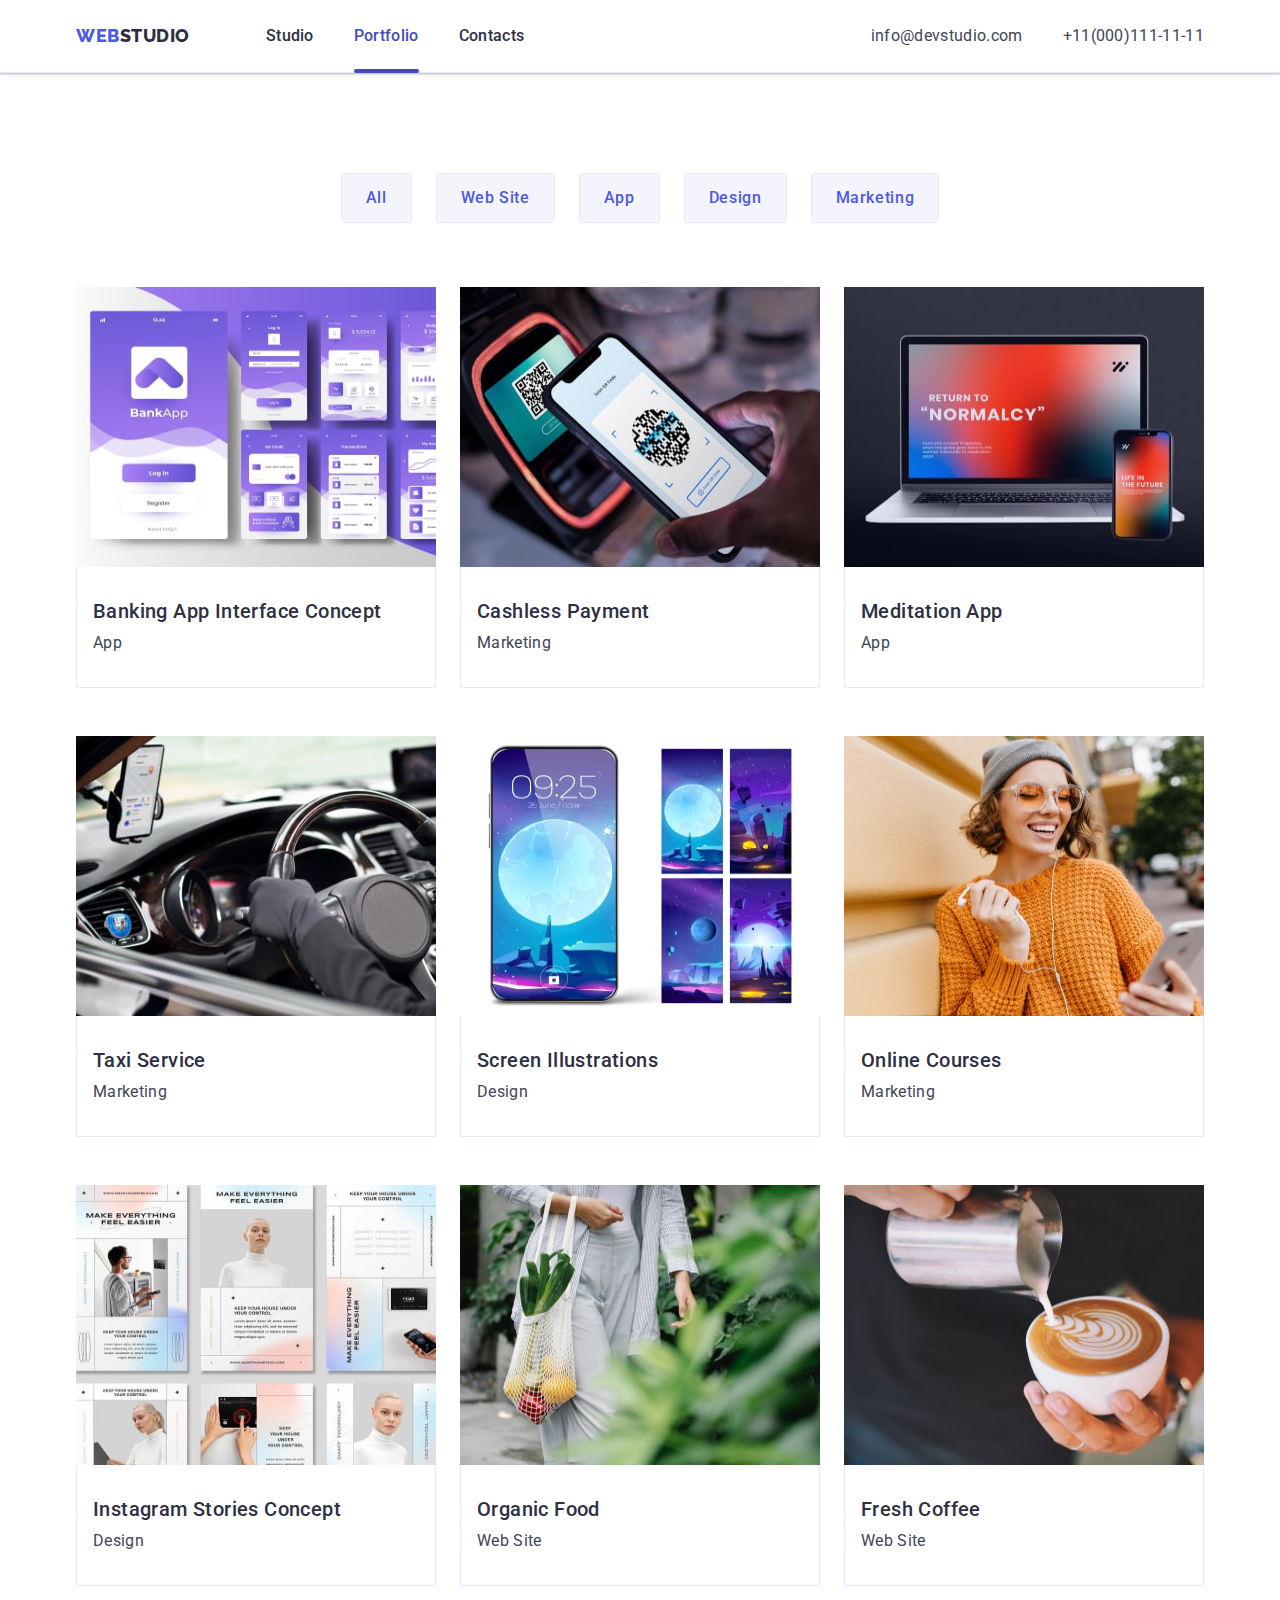
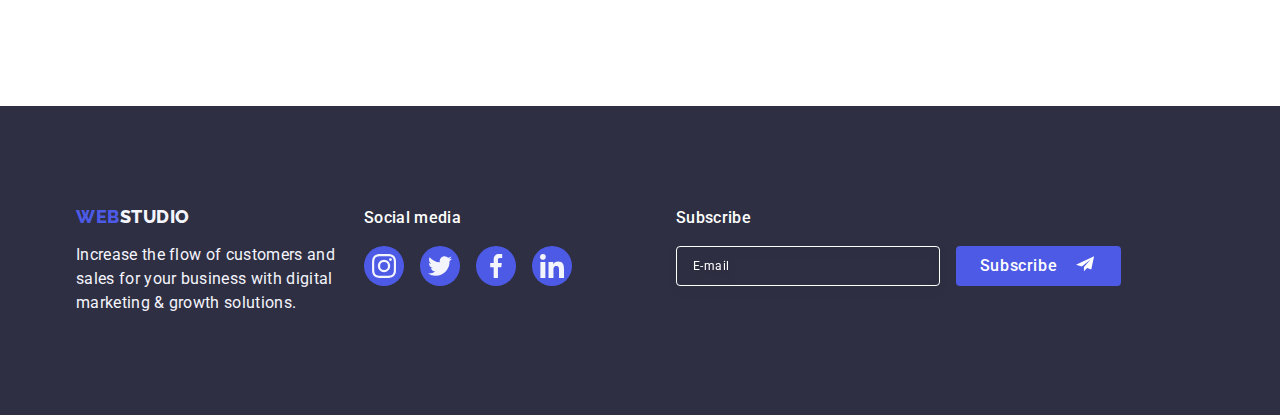
<file: portfolio.html>
<!DOCTYPE html>
<html lang="en">

<head>
    <meta charset="UTF-8">
    <meta http-equiv="X-UA-Compatible" content="IE=edge">
    <meta name="viewport" content="width=device-width, initial-scale=1.0">
    <link href="https://fonts.googleapis.com" rel="preconnect">
    <link href="https://fonts.gstatic.com" rel="preconnect" crossorigin>
    <link
        href="https://fonts.googleapis.com/css2?family=Raleway:wght@800&family=Roboto:wght@400;500;700;900&display=swap"
        rel="stylesheet">
    <link href="https://cdn.jsdelivr.net/npm/modern-normalize@2.0.0/modern-normalize.min.css" rel="stylesheet">
    <link href="./css/styles.css" rel="stylesheet">
    <link href="./css/media.css" rel="stylesheet">
    <title>Portfolio</title>


</head>

<body>
    <!----------------------HERO------------------------------------>
    <header class="header">
        <div class="container header-container">
            <nav class="header-nav">
                <a class="header-logo link" href="./index.html">Web<span class="header-logo-text">Studio</span></a>
                <ul class="header-menu list">
                    <li class="header-menu-item"><a class="header-menu-link link" href="./index.html">Studio</a>
                    </li>
                    <li class="header-menu-item"><a class="header-menu-link link current"
                            href="./portfolio.html">Portfolio</a>
                    </li>
                    <li class="header-menu-item"><a class="header-menu-link link" href>Contacts</a></li>
                </ul>
            </nav>
            <address class="address">
                <ul class="header-soc list">
                    <li class="header-soc-list">
                        <a class="header-soc-link link" href="mailto:info@devstudio.com"> <span
                                class="header-soc-text">info@devstudio.com</span></a>
                    </li>
                    <li class="header-soc-list">
                        <a class="header-soc-link link" href="tel:+110001111111"> <span
                                class="header-soc-text">+11(000)111-11-11</span></a>
                    </li>
                </ul>
            </address>
            <button class="header-burger js-open-menu" type="button">
                <svg width="32" height="22">
                    <use href="./images/icons.svg#icon-burger"></use>
                </svg>
            </button>
        </div>

        <!--------------modal mobile------------------>

        <div class="mobile-container js-menu-container">
            <button class="mobile-btn-close js-close-menu" type="button">
                <svg width="8" height="8">
                    <use href="./images/icons.svg#icon-close-black-18dp-2-1"></use>
                </svg>
            </button>

            <nav class="mobile-nav">
                <ul class="mobile-menu list">
                    <li class="mobile-menu-item"><a class="mobile-menu-link link" href="./index.html">Studio</a>
                    </li>
                    <li class="mobile-menu-item"><a class="mobile-menu-link link mobile-current"
                            href="./portfolio.html">Portfolio</a>
                    </li>
                    <li class="mobile-menu-item"><a class="mobile-menu-link link" href>Contacts</a></li>
                </ul>
            </nav>

            <div>
                <address class="mobile-address">
                    <ul class="mobile-soc list">

                        <li>
                            <a class="mobile-tel link" href="tel:+110001111111"> <span
                                    class="mobile-tel-text">+11(000)111-11-11</span></a>
                        </li>
                        <li>
                            <a class="mobile-email link" href="mailto:info@devstudio.com"> <span
                                    class="mobile-email-text">info@devstudio.com</span></a>
                        </li>
                    </ul>
                </address>

                <ul class="mobile-menu-soc">
                    <li class="mobile-menu-icons">
                        <a class="mobile-item-icons" href aria-label="instagram" target="_blank"
                            rel="noopener noreferrer">
                            <svg class="mobile-icon" width="24" height="24">
                                <use href="./images/icons.svg#icon-instagram-2"></use>
                            </svg>
                        </a>
                    </li>
                    <li class="mobile-menu-icons">
                        <a class="mobile-item-icons" href aria-label="twitter" target="_blank"
                            rel="noopener noreferrer">
                            <svg class="mobile-icon" width="24" height="24">
                                <use href="./images/icons.svg#icon-twitter-1"></use>
                            </svg>
                        </a>
                    </li>
                    <li class="mobile-menu-icons">
                        <a class="mobile-item-icons" href aria-label="facebook" target="_blank"
                            rel="noopener noreferrer">
                            <svg class="mobile-icon" width="24" height="24">
                                <use href="./images/icons.svg#icon-facebook-1"></use>
                            </svg>
                        </a>
                    </li>
                    <li class="mobile-menu-icons">
                        <a class="mobile-item-icons" href aria-label="lincedin" target="_blank"
                            rel="noopener noreferrer">
                            <svg class="mobile-icon" width="24" height="24">
                                <use href="./images/icons.svg#icon-linkedin-1"></use>
                            </svg>
                        </a>
                    </li>
                </ul>
            </div>
        </div>
    </header>
    <main>
        <!----------------NAVIGATION------------------------>
        <section class="main-portfolio">
            <div class="container">
                <h1 class="visually-hidden">Pages</h1>
                <ul class="list-buton list">
                    <li class="item-button"><button class="button-item" type="button">All</button></li>
                    <li class="item-button"><button class="button-item" type="button">Web Site</button></li>
                    <li class="item-button"><button class="button-item" type="button">App</button></li>
                    <li class="item-button"><button class="button-item" type="button">Design</button></li>
                    <li class="item-button"><button class="button-item" type="button">Marketing</button></li>
                </ul>

                <!---------------SERVICES------------------------------------------->

                <ul class="list-portf-serv list">
                    <li class="portfol-list-item">

                        <a class="link-portfolio" href="./portfolio.html">
                            <div class="portfolio-scroll">
                                <picture>
                                    <source srcset="./images/portfol/desc/portfol-desc-min.jpg 1x,
                                                ./images/portfol/desc/portfol-desc.jpg 2x
                                              " media="(min-width: 1158px)">
                                    <source srcset="./images/portfol/tab/portfol-tab-des-min.jpg 1x,
                                                ./images/portfol/tab/portfol-tab-des.jpg 2x
                                              " media="(min-width: 768px)">
                                    <source srcset="./images/portfol/mob/portfol-mob-dec-min.jpg 1x,
                                                ./images/portfol/mob/portf-mob-dec.jpg 2x
                                              " media="(max-width: 767px)">
                                    <img src="./images/portfol/mob/portfol-mob-dec-min.jpg" alt="app" width="396px"
                                        height="280px">
                                </picture>
                                <p class="portfolio-cover-text">14 Stylish and User-Friendly App Design Concepts ·
                                    Task
                                    Manager App · Calorie Tracker App · Exotic Fruit Ecommerce App ·
                                    Cloud Storage App</p>

                            </div>
                            <div class="team-portfolio">
                                <h2 class="technologies-team">Banking App Interface Concept</h2>
                                <p class="technologies-text">App</p>
                            </div>
                        </a>
                    </li>
                    <li class="portfol-list-item">

                        <a class="link-portfolio" href="./portfolio.html">
                            <div class="portfolio-scroll">
                                <picture>
                                    <source srcset="./images/portfol/desc/portfol-add-min.jpg 1x,
                                    ./images/portfol/desc/portfol-add.jpg 2x" media="(min-width: 1158px)">
                                    <source srcset="./images/portfol/tab/portfol-tab-add-min.jpg 1x,
                                    ./images/portfol/tab/portfol-tab-add.jpg 2x" media="(min-width: 768px)">
                                    <source srcset="./images/portfol/mob/portfol-mob-add-min.jpg 1x,
                                    ./images/portfol/mob/portfol-mob-add.jpg 2x" media="(max-width: 767px)">
                                    <img src="./images/portfol/mob/portfol-mob-add-min.jpg" alt="phones marketing"
                                        width="396px" height="280px">
                                </picture>
                                <p class="portfolio-cover-text">14 Stylish and User-Friendly App Design Concepts ·
                                    Task
                                    Manager App · Calorie Tracker App · Exotic Fruit Ecommerce App ·
                                    Cloud Storage App</p>

                            </div>
                            <div class="team-portfolio">
                                <h2 class="technologies-team">Cashless Payment</h2>
                                <p class="technologies-text">Marketing</p>
                            </div>
                        </a>
                    </li>

                    <li class="portfol-list-item">
                        <a class="link-portfolio" href="./portfolio.html">
                            <div class="portfolio-scroll">
                                <picture>
                                    <source srcset="./images/portfol/desc/portfol-lapt-min.jpg 1x,
                                    ./images/portfol/desc/portfol-lapt.jpg 2x" media="(min-width: 1158px)">
                                    <source srcset="./images/portfol/tab/portfol-tab-lapt-min.jpg 1x,
                                                                    ./images/portfol/tab/portfol-tab-add.jpg 2x"
                                        media="(min-width: 768px)">
                                    <source srcset="./images/portfol/mob/portfol-mob-lapt-min.jpg 1x,
                                    ./images/portfol/mob/portfol-mob-lapt.jpg 2x" media="(max-width: 767px)">
                                    <img src="./images/portfol/mob/portfol-mob-lapt-min.jpg" alt="apps" width="396px"
                                        height="280px">
                                </picture>

                                <p class="portfolio-cover-text">14 Stylish and User-Friendly App Design Concepts ·
                                    Task
                                    Manager App · Calorie Tracker App · Exotic Fruit Ecommerce App ·
                                    Cloud Storage App</p>

                            </div>
                            <div class="team-portfolio">
                                <h2 class="technologies-team">Meditation App</h2>
                                <p class="technologies-text">App</p>
                            </div>
                        </a>
                    </li>

                    <!-----------------BLOCK2------------------------>
                    <li class="portfol-list-item">
                        <a class="link-portfolio" href="./portfolio.html">
                            <div class="portfolio-scroll">
                                <picture>
                                    <source srcset="./images/portfol/desc/portfol-taxi-min.jpg 1x,
                                    ./images/portfol/desc/portfol-taxi.jpg 2x" media="(min-width: 1158px)">
                                    <source srcset="./images/portfol/tab/portfol-tab-tax-min.jpg 1x,
                                        ./images/portfol/tab/portfol-tab-tax-min.jpg 2x" media="(min-width: 768px)">
                                    <source srcset="./images/portfol/mob/portfol-mob-taxi-min.jpg 1x,
                                    ./images/portfol/mob/portfol-mob-taxi.jpg 2x" media="(max-width: 767px)">
                                    <img src="./images/portfol/mob/portfol-mob-taxi-min.jpg" alt="taxi" width="396px"
                                        height="280px">
                                </picture>

                                <p class="portfolio-cover-text">14 Stylish and User-Friendly App Design Concepts ·
                                    Task
                                    Manager App · Calorie Tracker App · Exotic Fruit Ecommerce App ·
                                    Cloud Storage App</p>

                            </div>
                            <div class="team-portfolio">
                                <h2 class="technologies-team">Taxi Service</h2>
                                <p class="technologies-text">Marketing</p>
                            </div>
                        </a>
                    </li>

                    <li class="portfol-list-item">
                        <a class="link-portfolio" href="./portfolio.html">
                            <div class="portfolio-scroll">
                                <picture>
                                    <source srcset="./images/portfol/desc/portfol-scr-min.jpg 1x,
                                    ./images/portfol/desc/portfol-scr.jpg 2x" media="(min-width: 1158px)">
                                    <source srcset="./images/portfol/tab/portfol-tab-scr-min.jpg 1x,
                                        ./images/portfol/tab/portfol-tab-scr.jpg 2x" media="(min-width: 768px)">
                                    <source srcset="./images/portfol/mob/portfol-mob-scr-min.jpg 1x,
                                    ./images/portfol/mob/portfol-mob-scr.jpg 2x" media="(max-width: 767px)">
                                    <img src="./images/portfol/mob/portfol-mob-scr-min.jpg" alt="screen" width="396px"
                                        height="280px">
                                </picture>

                                <p class="portfolio-cover-text">14 Stylish and User-Friendly App Design Concepts ·
                                    Task
                                    Manager App · Calorie Tracker App · Exotic Fruit Ecommerce App ·
                                    Cloud Storage App</p>

                            </div>
                            <div class="team-portfolio">
                                <h2 class="technologies-team">Screen Illustrations</h2>
                                <p class="technologies-text">Design</p>
                            </div>
                        </a>
                    </li>

                    <li class="portfol-list-item">
                        <a class="link-portfolio" href="./portfolio.html">
                            <div class="portfolio-scroll">
                                <picture>
                                    <source srcset="./images/portfol/desc/portfol-cors-min.jpg 1x,
                                                                    ./images/portfol/desc/portfol-cors.jpg 2x"
                                        media="(min-width: 1158px)">
                                    <source srcset="./images/portfol/tab/portfol-tab-cor-min.jpg 1x,
                                    ./images/portfol/tab/porfol-tab-cor.jpg 2x" media="(min-width: 768px)">
                                    <source srcset="./images/portfol/mob/portfol-mob-cours-min.jpg 1x,
                                                                    ./images/portfol/mob/portfol-mob-cours.jpg 2x"
                                        media="(max-width: 767px)">
                                    <img src="./images//portfol/mob/portfol-mob-cours-min.jpg" alt="courses"
                                        width="396px" height="280px">
                                </picture>


                                <p class="portfolio-cover-text">14 Stylish and User-Friendly App Design Concepts ·
                                    Task
                                    Manager App · Calorie Tracker App · Exotic Fruit Ecommerce App ·
                                    Cloud Storage App</p>

                            </div>
                            <div class="team-portfolio">
                                <h2 class="technologies-team">Online Courses</h2>
                                <p class="technologies-text">Marketing</p>
                            </div>
                        </a>
                    </li>

                    <!--------------------BLOCK3------------------>

                    <li class="portfol-list-item">
                        <a class="link-portfolio" href="./portfolio.html">
                            <div class="portfolio-scroll">
                                <picture>
                                    <source srcset="./images/portfol/desc/portfol-inst-min.jpg 1x,
                                        ./images/portfol/desc/portfol-inst-min.jpg 2x" media="(min-width: 1158px)">
                                    <source srcset="./images/portfol/tab/portfol-tab-inst-min.jpg 1x,
                                    ./images/portfol/tab/portfol-tab-inst-min.jpg 2x" media="(min-width: 768px)">
                                    <source srcset="./images/portfol/mob/portfol-mob-inst-min.jpg 1x,
                                        ./images/portfol/mob/portfol-mob-inst-min.jpg 2x" media="(max-width: 767px)">
                                    <img src="./images/portfol/mob/portfol-mob-inst-min.jpg" alt="instagram stories"
                                        width="396px" height="280px">
                                </picture>

                                <p class="portfolio-cover-text">14 Stylish and User-Friendly App Design Concepts ·
                                    Task
                                    Manager App · Calorie Tracker App · Exotic Fruit Ecommerce App ·
                                    Cloud Storage App</p>

                            </div>
                            <div class="team-portfolio">
                                <h2 class="technologies-team">Instagram Stories Concept</h2>
                                <p class="technologies-text">Design</p>
                            </div>
                        </a>
                    </li>

                    <li class="portfol-list-item">
                        <a class="link-portfolio" href="./portfolio.html">
                            <div class="portfolio-scroll">
                                <picture>
                                    <source srcset="./images/portfol/desc/portfol-org-min.jpg 1x,
                                    ./images/portfol/desc/portfol-org.jpg 2x" media="(min-width: 1158px)">
                                    <source srcset="./images/portfol/tab/portfol-tab-org-min.jpg 1x,
                                    ./images/portfol/tab/portfol-tab-org-min.jpg 2x" media="(min-width: 768px)">
                                    <source srcset="./images/portfol/mob/portfol-mob-org-min.jpg 1x,
                                        ./images/portfol/mob/portfol-mob-org.jpg 2x" media="(max-width: 767px)">
                                    <img src="./images/portfol/mob/portfol-mob-org-min.jpg" alt="food" width="396px"
                                        height="280px">
                                </picture>
                                <p class="portfolio-cover-text">14 Stylish and User-Friendly App Design Concepts ·
                                    Task
                                    Manager App · Calorie Tracker App · Exotic Fruit Ecommerce App ·
                                    Cloud Storage App</p>

                            </div>
                            <div class="team-portfolio">
                                <h2 class="technologies-team">Organic Food</h2>
                                <p class="technologies-text">Web Site</p>
                            </div>
                        </a>
                    </li>

                    <li class="portfol-list-item">
                        <a class="link-portfolio" href="./portfolio.html">
                            <div class="portfolio-scroll">
                                <picture>
                                    <source srcset="./images/portfol/desc/portfol-cofe-min.jpg 1x,
                                    ./images/portfol/desc/portfol-coffe.jpg 2x" media="(min-width: 1158px)">
                                    <source srcset="./images/portfol/tab/portfol-tab-coffe-min.jpg 1x,
                                    ./images/portfol/tab/portfol-tab-coffe.jpg 2x" media="(min-width: 768px)">
                                    <source srcset="./images/portfol/mob/porffol-mob-coffe-min.jpg 1x,
                                    ./images/portfol/mob/porffol-mob-coffe-min.jpg 2x" media="(max-width: 767px)">
                                    <img src="./images/portfol/mob/porffol-mob-coffe-min.jpg" alt="barista"
                                        width="396px" height="280px">
                                </picture>
                                <p class="portfolio-cover-text">14 Stylish and User-Friendly App Design Concepts ·
                                    Task
                                    Manager App · Calorie Tracker App · Exotic Fruit Ecommerce App ·
                                    Cloud Storage App</p>

                            </div>
                            <div class="team-portfolio">
                                <h2 class="technologies-team">Fresh Coffee</h2>
                                <p class="technologies-text">Web Site</p>
                            </div>
                        </a>
                    </li>
                </ul>
            </div>



        </section>
    </main>
    <!------------------------footer------------------------------------>
    <footer class="footer">
        <div class="container footer-conteiner">
            <div class="foter-cont-logo">
                <a class="footer-logo link" href="./index.html">Web<span class="footer-tittle">Studio</span></a>
                <p class="footer-text">
                    Increase the flow of customers and sales for your business with digital marketing & growth
                    solutions.
                </p>
            </div>

            <div class="footer-soc">
                <p class="footer-soc-text">Social media</p>
                <ul class="footer-soc-list">
                    <li class="footer-list-icon">
                        <a class="footer-item-icons" href aria-label="instagram" target="_blank"
                            rel="noopener noreferrer">
                            <svg class="team-icon" width="24" height="24">
                                <use href="./images/icons.svg#icon-instagram-2"></use>
                            </svg>
                        </a>
                    </li>
                    <li class="footer-list-icon">
                        <a class="footer-item-icons" href aria-label="twitter" target="_blank"
                            rel="noopener noreferrer">
                            <svg class="team-icon" width="24" height="24">
                                <use href="./images/icons.svg#icon-twitter-1"></use>
                            </svg>
                        </a>
                    </li>
                    <li class="footer-list-icon">
                        <a class="footer-item-icons" href aria-label="facebook" target="_blank"
                            rel="noopener noreferrer">
                            <svg class="team-icon" width="24" height="24">
                                <use href="./images/icons.svg#icon-facebook-1"></use>
                            </svg>
                        </a>
                    </li>
                    <li class="footer-list-icon">
                        <a class="footer-item-icons" href aria-label="lincedin" target="_blank"
                            rel="noopener noreferrer">
                            <svg class="team-icon" width="24" height="24">
                                <use href="./images/icons.svg#icon-linkedin-1"></use>
                            </svg>
                        </a>
                    </li>
                </ul>
            </div>
            <div class="form-footer">
                <p class="form-text">Subscribe</p>
                <form class="footer-form-email">
                    <label class="footer-label">
                        <input class="footer-input" name="email" type="email" placeholder="E-mail">
                    </label>

                    <button class="footer-form-btn" type="submit">Subscribe
                        <svg class="footer-icon" width="24" height="24">
                            <use href="./images/icons.svg#icon-frame"></use>
                        </svg>
                    </button>




                </form>
            </div>

        </div>
    </footer>
    <script src="./js/mobile-menu"></script>
</body>

</html>
</file>
<file: css/styles.css>
:root {
  --brand-color: #2e2f42;
  --text-color: #434455;
  --change-color: #404bbf;
  --logo-color: #4d5ae5;
  --foc-hov-text: #ffffff;
  --bagr-btn: #f4f4fd;
  --border-color: #e7e9fc;
  --transition: 250ms cubic-bezier(0.4, 0, 0.2, 1);
  --footer-soc: #31d0aa;
  --modal-back: #fcfcfc;
  --modal-btn: #e7e9fc;
  --fill-icon: #8e8f99;
}

body {
  background-color: var(--foc-hov-text);
  color: var(--text-color);
  font-family: "Roboto", sans-serif;
}
.list {
  list-style: none;
}
.link {
  text-decoration: none;
}
img {
  display: block;
}
p,
h1,
h2,
h3,
h4,
h5,
h6 {
  margin-top: 0;
  margin-bottom: 0;
}
ul {
  margin: 0;
  padding-left: 0;
  list-style-type: none;
  text-decoration: none;
}
a {
  list-style-type: none;
  text-decoration: none;
}
img {
  display: block;
  max-width: 100%;
}
button {
  border: none;
  font-family: inherit;
  cursor: pointer;
}

.section {
  margin: 0 auto;
  padding: 0 15px;
}
.container {
  width: 100%;
  min-width: 320px;
  max-width: 428px;
  margin: 0 auto;
  padding: 0 16px;
}

.visually-hidden {
  position: absolute;
  overflow: hidden;
  clip: rect(0 0 0 0);
  width: 1px;
  height: 1px;
  margin: -1px;
  padding: 0;
  border: 0;
  white-space: nowrap;
  clip-path: inset(100%);
}
input {
  font-family: inherit;
}

/*?---------------------mobile first------------/?*
/*--------------HEADER-----------*/
.header {
  padding: 24px 0;
  border-bottom: 1px solid #e7e9fc;
  box-shadow: 0px 2px 1px rgba(46, 47, 66, 0.08),
    0px 1px 1px rgba(46, 47, 66, 0.16), 0px 1px 6px rgba(46, 47, 66, 0.08);
}
.header-container {
  display: flex;
}
.header-logo {
  margin-right: 76px;
  color: var(--logo-color);
  font-weight: 800;
  font-size: 18px;
  font-family: "Raleway", sans-serif;
  line-height: 1.17;
  letter-spacing: 0.03em;
  text-transform: uppercase;
}
.header-logo-text {
  color: var(--brand-color);
}
.header-menu {
  display: none;
}
.header-menu-link {
  color: var(--brand-color);
  font-weight: 700;
  font-size: 36px;
  line-height: 1.11;
  letter-spacing: 0.02em;
  text-transform: capitalize;
}

.header-soc {
  display: none;
}

/*?---------Mobile menu--------*/
.header-burger {
  position: absolute;
  top: 24px;
  right: 24px;
  border: none;
  background: transparent;
}
.mobile-container {
  position: fixed;
  top: 0;
  left: 0;
  z-index: 999;
  display: flex;
  flex-direction: column;
  width: 100%;
  height: 100%;
  padding: 80px 32px;
  background-color: var(--foc-hov-text);
  transition: transform 250ms ease-in-out;
  transform: translateX(100%);
}

.mobile-container.is-open {
  transform: translateX(0);
}
.mobile-btn-close {
  position: absolute;
  top: 24px;
  right: 24px;
  display: flex;
  justify-content: center;
  align-items: center;
  width: 24px;
  height: 24px;
  border: 1px solid var(--brand-color);
  border-radius: 50%;
  background: var(--border-color);
}
.mobile-nav {
  margin-bottom: auto;
}
.mobile-menu {
  display: flex;
  flex-direction: column;
  gap: 40px;
  align-items: flex-start;
  padding: 0px;
}
.mobile-menu-link {
  color: var(--brand-color);
  font-weight: 700;
  font-size: 36px;
  line-height: 1.11;
  letter-spacing: 0.02em;
  text-transform: capitalize;
}
.mobile-address {
  margin-bottom: 48px;
}
.mobile-soc {
  display: flex;
  flex-direction: column;
  gap: 40px;
  align-items: flex-start;
  padding: 0px;
  font-style: normal;
}
.mobile-tel {
  color: var(--logo-color);
  font-weight: 700;
  font-size: 24px;
  line-height: 1.11;
  letter-spacing: 0.02em;
  text-transform: capitalize;
}
.mobile-email {
  color: var(--text-color);
  font-weight: 500;
  font-size: 20px;
  line-height: 1.2;
  letter-spacing: 0.02em;
}
.mobile-menu-soc {
  display: flex;
  justify-content: space-between;
  align-items: center;
}
.mobile-item-icons {
  display: flex;
  justify-content: center;
  align-items: center;
  width: 40px;
  height: 40px;
  border-radius: 50%;
  background-color: var(--logo-color);
  fill: #f4f4fd;
}
.mobile-current {
  position: relative;
  color: var(--change-color);
}
.mobile-current::after {
  content: "";
  position: absolute;
  background: var(--change-color);
}

/*---------------------HERO----------------------***/
.hero {
  height: 432px;
  margin-right: auto;
  margin-left: auto;
  padding: 112px 0;
  background-image: linear-gradient(
      rgba(46, 47, 66, 0.7),
      rgba(46, 47, 66, 0.7)
    ),
    url(../images/foto-bg/people-bg-mob.jpg);
  background-position: center;
  background-size: cover;
  background-repeat: no-repeat;
}
@media (min-device-pixel-ratio: 2),
  (min-resolution: 192dpi),
  (min-resolution: 2dppx) {
  .hero {
    background-image: linear-gradient(
        rgba(46, 47, 66, 0.7),
        rgba(46, 47, 66, 0.7)
      ),
      url(../images/foto-bg/people-bg-mob\(2x\).jpg);
  }
}

.hero-tittle {
  max-width: 320px;
  margin: 0 auto;
  margin-bottom: 72px;
  color: var(--foc-hov-text);
  font-size: 36px;
  line-height: 1.11;
  letter-spacing: 0.02em;
  text-align: center;
  text-transform: capitalize;
}

.button {
  display: block;
  align-items: center;
  min-width: 169px;
  height: 56px;
  margin: 0 auto;
  padding: 16px 32px;
  border: none;
  border-radius: 4px;
  background: var(--logo-color);
  background-color: var(--logo-color);
  color: var(--foc-hov-text);
  box-shadow: 0px 4px 4px rgba(0, 0, 0, 0.15);
  letter-spacing: 0.04em;
  cursor: pointer;
}
/*-------------------------HEADER------------------------------*/
/* .header {
  display: flex;
  border-bottom: 1px solid #e7e9fc;
  box-shadow: 0px 2px 1px rgba(46, 47, 66, 0.08),
    0px 1px 1px rgba(46, 47, 66, 0.16), 0px 1px 6px rgba(46, 47, 66, 0.08);
}
.header-container {
  display: flex;
  justify-content: space-between;
  align-items: center;
}
.header-nav {
  display: flex;
  align-items: center;
}
.header-logo {
  margin-right: 76px;
  color: var(--logo-color);
  font-weight: 800;
  font-size: 18px;
  font-family: "Raleway", sans-serif;
  line-height: 1.17;
  letter-spacing: 0.03em;
  text-transform: uppercase;
}
.header-logo-text {
  color: var(--brand-color);
}
.header-menu {
  display: flex;
 
}

.header-menu-link {
  display: block;
  padding: 24px 0;
  color: var(--brand-color);
  font-weight: 500;
  font-size: 16px;
  line-height: 1.5;
  letter-spacing: 0.02em;
  transition: color var(--transition);
}

.header-soc-link:focus,
.header-soc-link:hover {
  color: var(--change-color);
}

.address {
  font-style: normal;
}

.current {
  position: relative;
  color: #404bbf;
}
.current::after {
  content: "";
  position: absolute;
  bottom: -1px;
  left: 0px;
  width: 100%;
  height: 4px;
  border-radius: 2px;
  background: var(--change-color);
}

 */

/*-------------------------------HERO------------------------*/

/* .hero {
  max-width: 1440px;
  height: 600px;
  margin-right: auto;
  margin-left: auto;
  padding: 188px 0;
  background-image: linear-gradient(
      rgba(46, 47, 66, 0.7),
      rgba(46, 47, 66, 0.7)
    ),
    url(../images/people-office.jpg);
  background-position: center;
  background-size: cover;
  background-repeat: no-repeat;
}

.hero-tittle {
  max-width: 496px;
  margin: 0 auto;
  margin-bottom: 48px;
  color: var(--foc-hov-text);
  font-size: 56px;
  line-height: 1.07;
  letter-spacing: 0.02em;
  text-align: center;
}

.button {
  display: block;
  align-items: center;
  min-width: 169px;
  height: 56px;
  margin: 0 auto;
  padding: 16px 32px;
  border: none;
  border-radius: 4px;
  background: var(--logo-color);
  background-color: var(--logo-color);
  color: var(--foc-hov-text);
  letter-spacing: 0.04em;
  cursor: pointer;
}



.hero-text-btn {
  color: var(--foc-hov-text);
  font-weight: 500;
  font-size: 16px;
  font-family: "Roboto", sans-serif;
  line-height: 1.5;
} */

/*------------------------------------SECTION ORDER-----------------------------------------*/
.order {
  padding: 96px 0;
}
.order-list {
  display: flex;
  flex-direction: column;
  gap: 72px;
}

.order-item-tittle {
  font-weight: 700;
  margin-bottom: 8px;
  font-size: 36px;
  line-height: 40px;
  letter-spacing: 0.72px;
  text-transform: capitalize;
  color: #2e2f42;
  text-align: center;
}

.order-item-text {
  color: var(--text-color);
  font-size: 16px;
  line-height: 1.5;
  letter-spacing: 0.32px;
}
.order-item {
  width: 100%;
}

.order-item-icons {
  display: none;
}

/*------------------------------------WHAT WE ARE DOING----------------------------*/
.services {
  display: none;
}
/*  */
/*--------------------------------------TEAM------------------------------------*/

.team {
  /* padding: 120px 0; */
  padding: 96px 0;
  background-color: var(--bagr-btn);
}
.team-list {
  display: flex;
  flex-direction: column;
  /* gap: 24px; */
  gap: 72px;
  align-items: center;
}

.team-item {
  border-radius: 0px 0px 4px 4px;
  background-color: var(--foc-hov-text);
  box-shadow: 0px 1px 6px rgba(46, 47, 66, 0.08),
    0px 1px 1px rgba(46, 47, 66, 0.16), 0px 2px 1px rgba(46, 47, 66, 0.08);
  text-align: center;
}

.team-tittle {
  margin-bottom: 32px;
  color: var(--brand-color);
  font-size: 36px;
  line-height: 1.11;
  letter-spacing: 0.02em;
  text-align: center;
  text-transform: capitalize;
}

.team-staff {
  margin-bottom: 8px;
  color: var(--brand-color);
  font-weight: 500;
  font-size: 20px;
  line-height: 1.2;
  letter-spacing: 0.02em;
  text-align: center;
}
.team-sub-text {
  padding: 32px 0 32px 0;
}
.team-text {
  margin-bottom: 8px;
  color: var(--text-color);
  font-size: 16px;
  line-height: 1.5;
  letter-spacing: 0.02em;
  text-align: center;
}

/*?-----------ICONS-------------*/

.team-list-icons {
  display: flex;
  gap: 24px;
  justify-content: center;
  align-items: center;
}
.team-item-icons {
  display: flex;
  justify-content: center;
  align-items: center;
  width: 40px;
  height: 40px;
  border-radius: 50%;
  background-color: var(--logo-color);
  fill: var(--bagr-btn);
}

/*-----------------------CUSTOMERS------------------------*/
.customers {
  padding: 96px 0;
}

.customers-tittle {
  margin-bottom: 72px;
  color: var(--brand-color);
  font-size: 36px;
  line-height: 1.11;
  letter-spacing: 0.02em;
  text-align: center;
}
.cont-customers-icons {
}
.customers-list-icons {
  display: flex;
  flex-wrap: wrap;
  gap: 72px 16px;
}

.ctmrs-item-icons {
  width: calc((100% - 16px) / 2);
  height: 88px;
}
.custmers-icons {
  display: flex;
  justify-content: center;
  align-items: center;
  width: 100%;
  height: 100%;
  border: 1px solid #8e8f99;
  border-radius: 4px;
  color: var(--fill-icon);
}
.customers-icon {
  fill: currentColor;
}

/*----------------------------FOOTER---------------------------------*/

.footer {
  /* padding: 100px 0; */
  padding: 96px 0;
  background: var(--brand-color);
}
.footer-conteiner {
  display: flex;
  flex-direction: column;
  gap: 72px;
  align-items: center;
  max-width: 428px;
  width: 100%;
}

.footer-logo {
  display: flex;
  justify-content: center;
  text-align: center;
  margin-bottom: 16px;
  color: var(--logo-color);
  font-weight: 800;
  font-size: 18px;
  font-family: "Raleway", sans-serif;
  line-height: 1.17;
  letter-spacing: 0.03em;
  text-transform: uppercase;
}

.footer-tittle {
  color: var(--bagr-btn);
  align-self: center;
}
.footer-text {
  width: 264px;
  color: var(--bagr-btn);
  font-size: 16px;
  line-height: 1.5;
  letter-spacing: 0.02em;
}

/*?-----------------------------------------?*/

.footer-soc-text {
  text-align: center;
  margin-bottom: 16px;
  color: var(--foc-hov-text);
  font-weight: 500;
  font-size: 16px;
  line-height: 1.5;
  letter-spacing: 0.02em;
}
.footer-soc-list {
  display: flex;
  gap: 16px;
  justify-content: center;
  align-items: center;
}
.footer-item-icons {
  display: flex;
  justify-content: center;
  align-items: center;
  width: 40px;
  height: 40px;
  border-radius: 50%;
  background-color: var(--logo-color);
  fill: var(--bagr-btn);
}

/*?-----------------------------------------?*/

.footer-form-email {
  display: flex;
  flex-direction: column;
  /* gap: 24px; */
  gap: 16px;
}
.form-footer {
  width: 100%;
}
.form-text {
  text-align: center;
  margin-bottom: 16px;
  color: var(--foc-hov-text);
  font-weight: 500;
  font-size: 16px;
  line-height: 1.5;
  letter-spacing: 0.02em;
}

.footer-input {
  width: 100%;
  max-width: 398px;
  height: 40px;
  padding-left: 16px;
  border: 1px solid var(--foc-hov-text);
  border-radius: 4px;
  background-color: transparent;
  color: var(--foc-hov-text);
  font-size: 12px;
  line-height: 1.5;
  letter-spacing: 0.04em;
  filter: drop-shadow(0px 4px 4px rgba(0, 0, 0, 0.15));
}

.footer-input::placeholder {
  color: var(--foc-hov-text);
}

.footer-form-btn {
  display: flex;
  justify-content: center;
  align-items: center;
  align-self: center;
  width: 165px;
  height: 40px;
  border: none;
  border-radius: 4px;
  background-color: var(--logo-color);
  color: var(--foc-hov-text);
  font-weight: 500;
  font-size: 16px;
  font-family: "Roboto", sans-serif;
  line-height: 1.5;
  letter-spacing: 0.04em;
  cursor: pointer;
}

.footer-icon {
  margin-left: 16px;
  fill: var(--foc-hov-text);
}

/*!--------------------------------PORTFOLIO-------------------------------!*/

/*?------------------------------MENU---------------------------*/
.main-portfolio {
  padding-top: 48px;
  padding-bottom: 48px;
}
.list-buton {
  display: flex;
  flex-wrap: wrap;
  gap: 24px;
  margin-bottom: 48px;
  max-width: 280px;
}

.item-button {
}
.button-item {
  padding: 8px 16px;
  border: 1px solid var(--border-color);
  border-radius: 4px;
  background-color: var(--bagr-btn);
  color: var(--logo-color);
  font-weight: 500;
  font-size: 16px;
  font-family: inherit;
  line-height: 1.5;
  letter-spacing: 0.04em;
  cursor: pointer;
  transition: color 250ms cubic-bezier(0.4, 0, 0.2, 1),
    background-color 250ms cubic-bezier(0.4, 0, 0.2, 1),
    border-color 250ms cubic-bezier(0.4, 0, 0.2, 1),
    box-shadow 250ms cubic-bezier(0.4, 0, 0.2, 1);
}

.button-item:focus,
.button-item:hover {
  border: 1px solid transparent;
  background-color: var(--change-color);
  color: var(--foc-hov-text);
  box-shadow: 0px 3px 1px rgba(0, 0, 0, 0.1), 0px 2px 1px rgba(0, 0, 0, 0.08),
    0px 2px 2px rgba(0, 0, 0, 0.12);
}

/*?------------------------------MAIN---------------------------*/
.list-portf-serv {
  display: flex;
  flex-direction: column;
  gap: 48px;
}

.team-portfolio {
  padding: 32px 16px;
  border: 1px solid #e7e9fc;
  border-top: none;
}
.portfol-list-item {
  position: relative;
}

.link-portfolio {
  display: block;
  transition: box-shadow 250ms cubic-bezier(0.4, 0, 0.2, 1);
}
.link-portfolio:hover,
.link-portfolio:focus {
  box-shadow: 0px 1px 6px rgba(46, 47, 66, 0.08),
    0px 1px 1px rgba(46, 47, 66, 0.16), 0px 2px 1px rgba(46, 47, 66, 0.08);
  transform: translateY(0%);
}
.link-portfolio:hover .portfolio-cover-text,
.link-portfolio:focus .portfolio-cover-text {
  transform: translateY(0%);
}
.portfolio-img {
  width: 100%;
  height: auto;
}
.technologies-team {
  margin-bottom: 8px;
  color: var(--brand-color);
  font-weight: 500;
  font-size: 20px;
  line-height: 1.2;
  letter-spacing: 0.02em;
}

.technologies-text {
  color: var(--text-color);
  font-size: 16px;
  line-height: 1.5;
  letter-spacing: 0.02em;
}
.portfolio-scroll {
  position: relative;
  overflow: hidden;
}

.portfolio-cover-text {
  visibility: hidden;
  position: absolute;
  top: 0;
  width: 100%;
  height: 100%;
  padding: 40px 32px;
  background-color: var(--logo-color);
  color: var(--bagr-btn);
  font-size: 16px;
  line-height: 1.5;
  letter-spacing: 0.02em;
  transition: transform var(--transition);
  transform: translateY(100%);
}

/*?----------------------MODAL--------------------------**/
.bedrop {
  position: fixed;
  top: 0;
  width: 100%;
  height: 100%;
  background-color: rgba(46, 47, 66, 0.4);
  transition: opacity var(--transition), visibility var(--transition);
}
.modal {
  position: absolute;
  top: 50%;
  left: 50%;
  width: 320px;
  min-height: 584px;
  padding: 72px 16px 24px 16px;
  border-radius: 4px;
  background-color: var(--modal-back);
  box-shadow: 0px 1px 1px rgba(0, 0, 0, 0.14), 0px 1px 3px rgba(0, 0, 0, 0.12),
    0px 2px 1px rgba(0, 0, 0, 0.2);
  transition: transform var(--transition);
  transform: translate(-50%, -50%) scaleY(1);
}

.modal-btn {
  transition: fill 250ms cubic-bezier(0.4, 0, 0.2, 1);
}
.button-modal {
  position: absolute;
  top: 24px;
  right: 24px;
  display: flex;
  justify-content: center;
  align-items: center;
  width: 24px;
  height: 24px;
  padding: 0;
  border: 1px solid rgba(0, 0, 0, 0.1);
  border-radius: 50%;
  background-color: var(--modal-btn);
  cursor: pointer;
  transition: background-color 250ms cubic-bezier(0.4, 0, 0.2, 1),
    border 250ms cubic-bezier(0.4, 0, 0.2, 1);
}
.button-modal:hover,
.button-modal:focus {
  border: none;
  background-color: var(--change-color);
  fill: var(--foc-hov-text);
}

.customers-icon {
  transition: fill 250ms cubic-bezier(0.4, 0, 0.2, 1);
}

.bedrop.is-hidden .modal {
  transform: translate(-50%, -50%) scaleY(0);
}
.is-hidden {
  opacity: 0;
  visibility: hidden;
  pointer-events: none;
}
*/
/*-------------FORM------------------**/
 .modal-form-check {
  /* padding: 72px 24px 24px 24px; */
  padding: 72px 16px 24px 16px;
}
.user-contact {
  /* margin-bottom: 8px; */
  margin-bottom: 6px;
}
.modal-form {
  display: flex;
  flex-direction: column;
}
.form-tittle {
  margin-bottom: 13px;
  color: var(--brand-color);
  font-weight: 500;
  font-size: 13px;
  line-height: 1.5;
  letter-spacing: 0.02em;
  text-align: center;
}
.user-contact {
}
.modal-label {
  display: block;
  margin-bottom: 4px;
  color: var(--fill-icon);
  font-size: 12px;
  line-height: 1.17;
  letter-spacing: 0.04em;
}
.input-icon {
  position: relative;
}
.input-form {
  width: 100%;
  height: 40px;
  padding-left: 38px;
  border: 1px solid rgba(46, 47, 66, 0.4);
  border-radius: 4px;
  background-color: transparent;
  outline: transparent;
  transition: border-color var(--transition);
}
.input-form:focus {
  border-color: var(--logo-color);
}

.form-icons {
  position: absolute;
  top: 50%;
  left: 16px;
  fill: #2e2f42;
  transition: fill var(--transition);
  transform: translateY(-50%);
}

.input-form:focus-within + .form-icons {
  fill: #4d5ae5;
}
.textarea-user {
  margin-bottom: 16px;
}
.textarea-label {
}
.label-comment {
  width: 100%;
  height: 120px;
  padding: 8px 16px;
  border: 1px solid rgba(46, 47, 66, 0.4);
  border-radius: 4px;
  background-color: transparent;
  color: rgba(46, 47, 66, 0.4);
  outline: transparent;
  font-size: 12px;
  line-height: 1.17;
  letter-spacing: 0.04em;
  resize: none;
  transition: border-color var(--transition);
}
.label-comment:focus {
  border-color: #4d5ae5;
}

.label-comment::placeholder {
}
.checkbox {
  margin-bottom: 24px;
}

.checkbox-label {
  color: var(--fill-icon);
  font-size: 9px;
  line-height: 1.17;
  letter-spacing: 0.04em;
}

.checkbox-block {
  display: inline-flex;
  justify-content: center;
  align-items: center;
  width: 16px;
  height: 16px;
  margin-right: 8px;
  border: 1px solid rgba(46, 47, 66, 0.4);
  border-radius: 2px;
  fill: transparent;
  transition: background-color var(--transition), border var(--transition),
    fill var(--transition);
}
.checkbox-icon {
}
.input-checkbox:checked + .checkbox-label > .checkbox-block {
  border: none;
  background-color: var(--change-color);
  fill: #f4f4fd;
}
.input-checkbox:focus + .checkbox-label > .checkbox-block {
  border-color: var(--change-color);
}
.privacy-policy {
  color: var(--logo-color);
  text-decoration-line: underline;
}
.send {
  display: block;
  align-self: center;
  min-width: 169px;
  height: 56px;
  padding: 0;
  border: none;
  border-radius: 4px;
  background: var(--logo-color);
  color: var(--foc-hov-text);
  box-shadow: 0px 4px 4px rgba(0, 0, 0, 0.15);
  font-weight: 500;
  font-size: 16px;
  font-family: "Roboto", sans-serif;
  line-height: 1.5;
  letter-spacing: 0.04em;
  cursor: pointer;
  transition: background-color 250ms cubic-bezier(0.4, 0, 0.2, 1);
}
.send:hover,
.send:focus {
  background: var(--change-color);
}
</file>
<file: css/media.css>
@media screen and (min-width: 320px) {
  .container {
    min-width: 320px;
    max-width: 428px;
    margin: 0 auto;
    padding: 0 16px;
  }
}

@media screen and (min-width: 768px) {
  .container {
    max-width: 768px;
    max-width: 100%;
    margin: 0 auto;
  }
}
@media screen and (min-width: 1158px) {
  .container {
    width: 1158px;
    max-width: 100%;
    margin: 0 auto;
    padding: 0 15px;
  }
}

@media screen and (min-width: 768px) {
  .header-container {
    width: 768px;
    max-width: 100%;
    margin: 0 auto;
    justify-content: space-between;
    display: flex;
    align-items: center;
  }
  .header {
    padding: 0;
  }
  .header-nav {
    display: flex;
    align-items: center;
  }
  .header-menu {
    display: flex;
    gap: 40px;
  }
  .header-menu-link {
    display: block;
    padding: 24px 0;
    font-weight: 500;
    font-size: 16px;
    line-height: 1.5;
    letter-spacing: 0.02em;
    color: #2e2f42;
  }

  .current {
    position: relative;
    color: #404bbf;
  }
  .current::after {
    content: "";
    position: absolute;
    bottom: -1px;
    left: 0px;
    width: 100%;
    height: 4px;
    border-radius: 2px;
    background: var(--change-color);
  }

  .header-soc {
    display: flex;
    flex-direction: column;
    row-gap: 12px;
    margin: 0 auto;
  }

  .header-soc-link {
    font-weight: 400;
    font-size: 12px;
    line-height: 1.17;
    letter-spacing: 0.04em;
    color: #434455;
    font-style: normal;
  }
  .header-burger {
    display: none;
  }

  .hero {
    height: 436px;
    background-image: linear-gradient(
        rgba(46, 47, 66, 0.7),
        rgba(46, 47, 66, 0.7)
      ),
      url(../images/foto-bg/people-bg-tab.jpg);
    background-position: center;
    background-repeat: no-repeat;
    background-size: cover;
  }

  @media (min-device-pixel-ratio: 2),
    (min-resolution: 192dpi),
    (min-resolution: 2dppx) {
    .hero {
      background-image: linear-gradient(
          rgba(46, 47, 66, 0.7),
          rgba(46, 47, 66, 0.7)
        ),
        url(../images/foto-bg/people-bg-tab\(2x\).jpg);
    }
  }
  .hero-tittle {
    max-width: 496px;
    margin-bottom: 36px;
    font-size: 56px;
    line-height: calc(60 / 56);
  }
  .order-item-tittle {
    text-align: left;
  }
  .order-list {
    display: flex;
    flex-wrap: wrap;
    flex-direction: row;
    gap: 72px 24px;
  }
  .order-item {
    width: calc((100% - 24px) / 2);
  }
  .team-list {
    flex-wrap: wrap;
    flex-direction: row;
    justify-content: center;
    gap: 64px 24px;
  }
  .container-customers {
    width: 100%;
  }
  .customers-list-icons {
    gap: 72px 24px;
  }
  .ctmrs-item-icons {
    width: calc((100% - 48px) / 3);
  }
  .footer-conteiner {
    flex-wrap: wrap;
    flex-direction: row;
    gap: 72px 24px;
    width: 584px;
    width: 100%;
  }

  .footer-logo {
    display: inline-block;
  }
  .footer-soc-text {
    text-align: left;
  }
  .footer-form-email {
    flex-direction: row;
  }
  .footer-input {
    width: 264px;
  }
  .form-text {
    text-align: left;
  }
  .modal {
    width: 408px;
    padding: 72px 24px 24px 24px;
  }
  .form-tittle {
    font-size: 16px;
  }
  .checkbox-label {
    font-size: 12px;
  }
  /* Portfolio */

  .main-portfolio {
    padding-top: 64px;
  }
  .list-buton {
    margin-bottom: 64px;
    max-width: none;
    justify-content: center;
    align-items: center;
  }
  .button-item {
    padding: 12px 24px;
  }

  .main-portfolio {
    padding-top: 64px;
    padding-bottom: 96px;
  }
  .list-portf-serv {
    flex-direction: row;
    flex-wrap: wrap;
    column-gap: 24px;
    row-gap: 72px;
  }
  .portfol-list-item {
    width: calc((100% - 24px) / 2);
  }

  @media screen and (min-width: 1158px) {
    .header-container {
      max-width: 1158px;
      width: 100%;
      margin: 0 auto;
    }
    .header-logo {
      margin-right: 76px;
    }

    .header-menu-link {
      padding: 24px 0;
    }

    .header-soc {
      display: flex;
      gap: 40px;
      flex-direction: row;
      margin-left: 0 auto;
    }
    .header-soc-link {
      justify-content: space-between;
      align-items: center;
      color: var(--text-color);
      font-size: 16px;
      line-height: 1.5;
      letter-spacing: 0.02em;
      transition: color var(--transition);
    }
    .header-soc-text:focus,
    .header-soc-text:hover {
      color: var(--change-color);
    }

    .header-menu-link:focus,
    .header-menu-link:hover {
      color: var(--change-color);
    }
    .hero {
      max-width: 1440px;
      height: 600px;
      padding: 188px 0;
      background-image: linear-gradient(
          rgba(46, 47, 66, 0.7),
          rgba(46, 47, 66, 0.7)
        ),
        url(../images/foto-bg/people-bg.jpg);
    }
    @media (min-device-pixel-ratio: 2),
      (min-resolution: 192dpi),
      (min-resolution: 2dppx) {
      .hero {
        background-image: linear-gradient(
            rgba(46, 47, 66, 0.7),
            rgba(46, 47, 66, 0.7)
          ),
          url(../images/foto-bg/people-bg\(2x\).jpg);
      }
    }
    .hero-tittle {
      max-width: 496px;
      margin-bottom: 48px;
    }
    .button {
      transition: background-color 250ms cubic-bezier(0.4, 0, 0.2, 1);
    }
    .button:focus,
    .button:hover {
      background-color: var(--change-color);
    }

    .order-item-tittle {
      font-weight: 500;
      font-size: 20px;
      line-height: 1.2;
      letter-spacing: 0.02em;
      text-decoration: none;
    }
    .order-item-text {
      color: var(--text-color);
      font-size: 16px;
      line-height: 1.5;
      letter-spacing: 0.02em;
    }
    .order-item {
      width: calc((100% - 72px) / 4);
    }
    .order-item-icons {
      display: flex;
      justify-content: center;
      align-items: center;
      width: 264px;
      height: 112px;
      margin-bottom: 8px;
      border-radius: 4px;
      background: var(--bagr-btn);
    }
    .services {
      padding-bottom: 120px;
      display: flex;
    }
    .services-tittle {
      margin-bottom: 72px;
      color: var(--brand-color);
      font-size: 36px;
      line-height: 1.11;
      letter-spacing: 0.02em;
      text-align: center;
      text-transform: capitalize;
    }
    .services-list {
      display: flex;
      gap: 24px;
    }
    .services-item {
      display: flex;
      width: calc((100% - 48px) / 3);
      border: 1px solid #e7e9fc;
    }
    .order {
      padding: 120px 0;
    }
    .team-tittle {
      margin-bottom: 72px;
    }
    .team-item-icons {
      transition-timing-function: cubic-bezier(0.4, 0, 0.2, 1);
      transition-duration: 250ms;
      transition-property: background-color;
    }
    .team-item-icons:hover,
    .team-item-icons:focus {
      background-color: var(--change-color);
    }
    .container-customers {
      width: 100%;
      max-width: 1158px;
    }
    .customers {
      padding: 120px 0;
    }
    .ctmrs-item-icons {
      width: calc((100% - 120px) / 6);
    }
    .custmers-icons {
      transition: border-color 250ms cubic-bezier(0.4, 0, 0.2, 1),
        color 250ms cubic-bezier(0.4, 0, 0.2, 1);
    }
    .custmers-icons:hover,
    .custmers-icons:focus {
      border-color: #404bbf;
      color: var(--change-color);
    }
    .footer {
      padding: 100px 0;
    }
    .footer-conteiner {
      display: flex;
      flex-wrap: nowrap;
      align-items: baseline;
      width: 100%;
      max-width: 1158px;
    }

    .footer-soc {
      width: 208px;
      margin-right: 80px;
    }
    .footer-item-icons {
      transition-timing-function: cubic-bezier(0.4, 0, 0.2, 1);
      transition-duration: 250ms;
      transition-property: background-color;
    }
    .footer-item-icons:hover,
    .footer-item-icons:focus {
      background-color: var(--footer-soc);
    }
    .footer-form-btn:hover,
    .footer-form-btn:focus {
      background-color: var(--footer-soc);
    }
    /* Portfolio */
    .main-portfolio {
      padding-top: 100px;
      padding-bottom: 120px;
    }
    .portfol-list-item {
      width: calc((100% - 48px) / 3);
    }
    .list-portf-serv {
      row-gap: 48px;
    }
    .portfolio-cover-text {
      visibility: unset;
    }
  }
}
</file>
